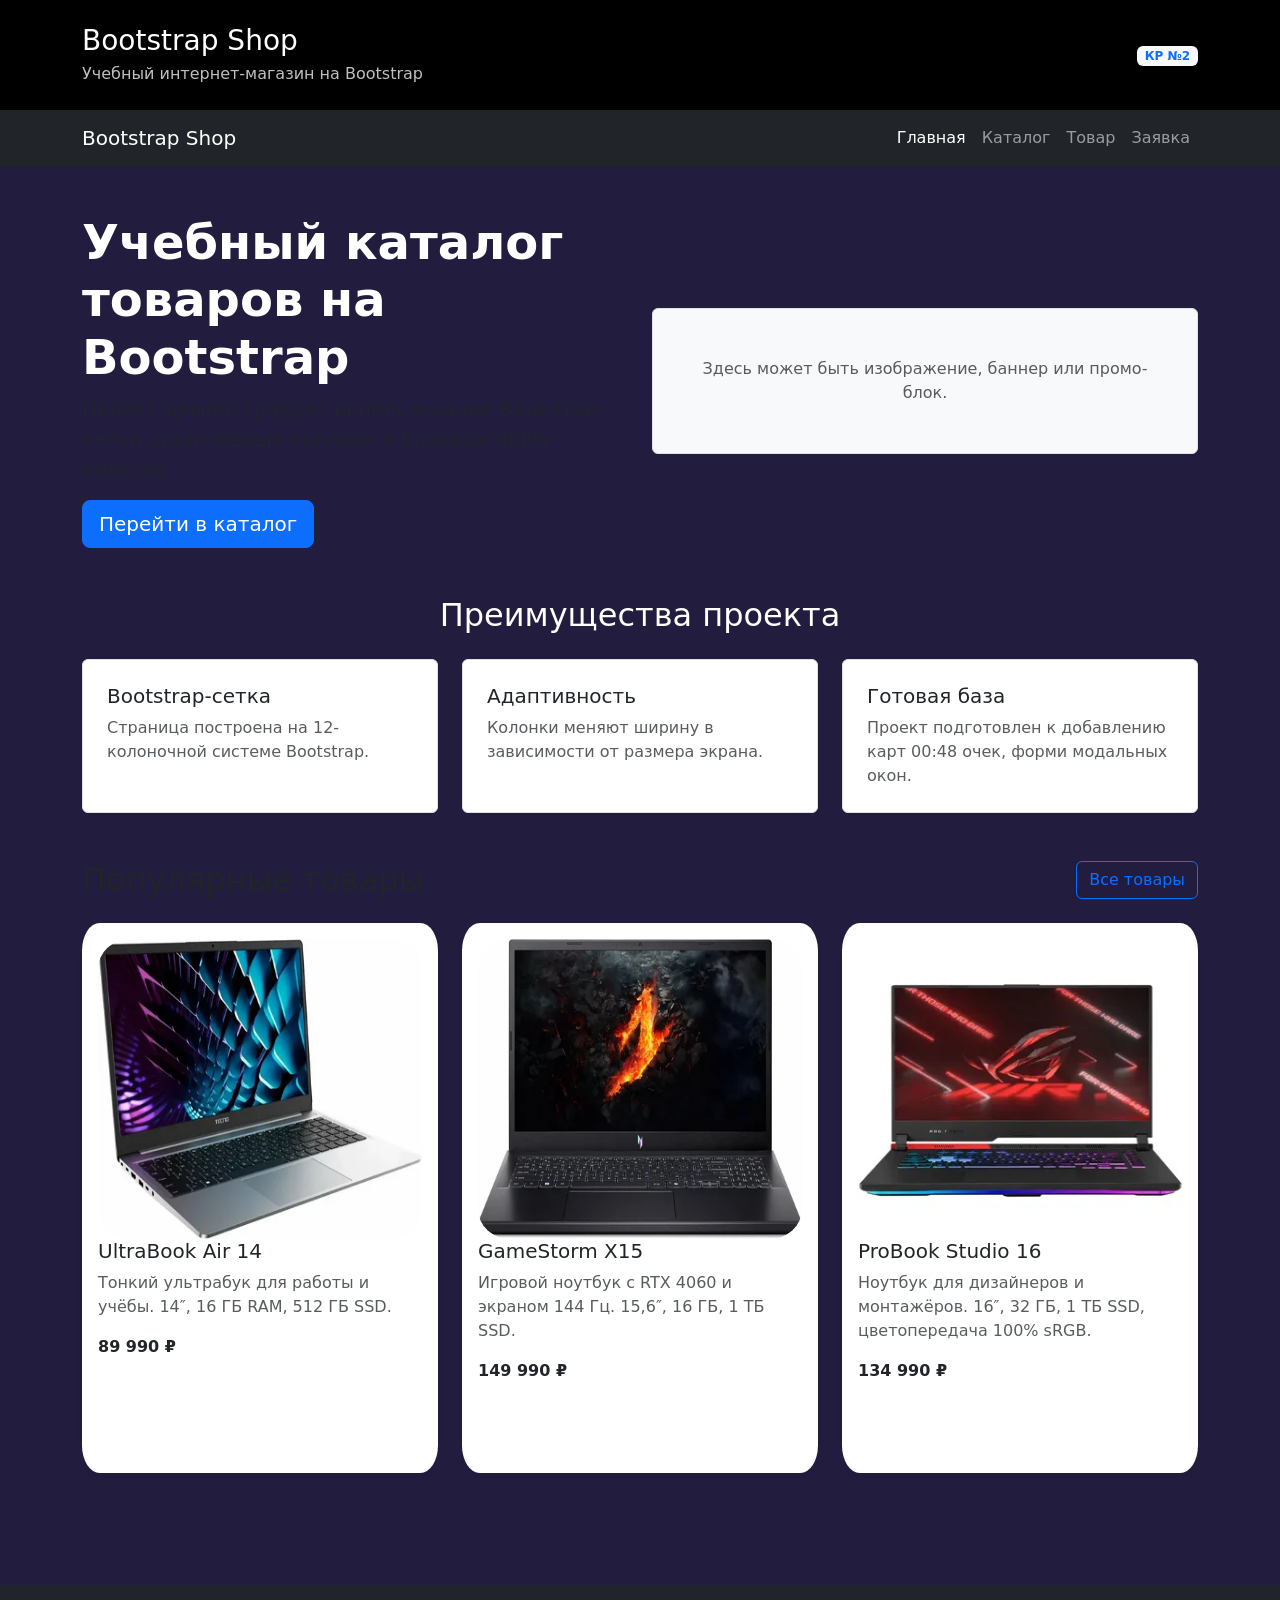
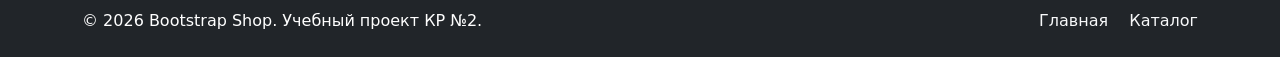
<file: index.html>
<!DOCTYPE html>
<html lang="ru">
<head>
  <meta charset="UTF-8">
  <meta name="viewport" content="width=device-width, initial-scale=1.0">
  <title>Главная – Bootstrap Shop</title>


  <!-- Bootstrap CSS (CDN) -->
  <link
    href="https://cdn.jsdelivr.net/npm/bootstrap@5.3.3/dist/css/bootstrap.min.css"
    rel="stylesheet">


  <!-- Собственные стили (после Bootstrap, чтобы переопределять) -->
  <link rel="stylesheet" href="css/custom.css">
</head>
<body>


  <!-- ================= ШАПКА ================= -->
  <header class="bg-black text-white py-4">
    <div class="container">
      <div class="row align-items-center">
        <div class="col-12 col-md-8">
          <h1 class="h3 mb-1">Bootstrap Shop</h1>
          <p class="mb-0 opacity-75">Учебный интернет-магазин на Bootstrap</p>
        </div>
        <div class="col-12 col-md-4 text-md-end mt-3 mt-md-0">
          <span class="badge bg-light text-primary">КР №2</span>
        </div>
      </div>
    </div>
  </header>


  <!-- ================= НАВИГАЦИЯ ================= -->
  <nav class="navbar navbar-expand-lg navbar-dark bg-dark">
    <div class="container">
      <a class="navbar-brand" href="index.html">Bootstrap Shop</a>
      <button
        class="navbar-toggler"
        type="button"
        data-bs-toggle="collapse"
        data-bs-target="#mainNavbar"
        aria-controls="mainNavbar"
        aria-expanded="false"
        aria-label="Переключить навигацию">
        <span class="navbar-toggler-icon"></span>
      </button>


      <div class="collapse navbar-collapse" id="mainNavbar">
        <ul class="navbar-nav ms-auto">
          <li class="nav-item">
            <a class="nav-link active" aria-current="page" href="index.html">Главная</a>
          </li>
          <li class="nav-item">
            <a class="nav-link" href="catalog.html">Каталог</a>
          </li>
          <li class="nav-item">
            <a class="nav-link" href="product.html">Товар</a>
          </li>
          <li class="nav-item">
            <a class="nav-link" href="order.html">Заявка</a>
          </li>
        </ul>
      </div>
    </div>
  </nav>


  <!-- ================= ОСНОВНОЙ КОНТЕНТ ================= -->
  <main>


    <!-- HERO-БЛОК -->
    <section class="container my-5">
      <div class="row align-items-center g-4">
        <div class="col-12 col-lg-6 text-white">
          <h2 class="display-5 fw-bold">Учебный каталог товаров на Bootstrap</h2>
          <p class="lead text-muted">
            Проект демонстрирует использование Bootstrap-сетки,
            адаптивных колонок и базовых utility-классов.
          </p>
          <a class="btn btn-primary  btn-lg" href="catalog.html">Перейти в каталог</a>
        </div>
        <div class="col-12 col-lg-6">
          <div class="p-5 bg-light border rounded text-center">
            <p class="mb-0 text-muted">
              Здесь может быть изображение, баннер или промо-блок.
            </p>
          </div>
        </div>
      </div>
    </section>


    <!-- БЛОК ПРЕИМУЩЕСТВ -->
    <section class="container my-5">
      <h2 class="text-center text-white mb-4">Преимущества проекта</h2>
      <div class="row g-4">


        <div class="col-12 col-md-4">
          <div class="p-4 border rounded h-100 bg-white">
            <h3 class="h5">Bootstrap-сетка</h3>
            <p class="mb-0 text-muted">
              Страница построена на 12-колоночной системе Bootstrap.
            </p>
          </div>
        </div>


        <div class="col-12 col-md-4">
          <div class="p-4 border rounded h-100 bg-white">
            <h3 class="h5">Адаптивность</h3>
            <p class="mb-0 text-muted">
              Колонки меняют ширину в зависимости от размера экрана.
            </p>
          </div>
        </div>


        <div class="col-12 col-md-4">
          <div class="p-4 border rounded h-100 bg-white">
            <h3 class="h5">Готовая база</h3>
            <p class="mb-0 text-muted">
              Проект подготовлен к добавлению карт
00:48
очек, форми модальных окон.
            </p>
          </div>
        </div>


      </div>
    </section>


    <!-- СЕТКА ПОПУЛЯРНЫХ ТОВАРОВ -->
    <section class="container my-5">
      <div class="d-flex justify-content-between align-items-center mb-4">
        <h2 class="mb-0">Популярные товары</h2>
        <a class="btn btn-outline-primary" href="catalog.html">Все товары</a>
      </div>


      <div class="row g-4">


        <div class="col-12 col-md-6 col-lg-4">
          <div class="card h-100 shadow-sm">
            <div class="card-body">
              <img src= "image/nout1.png" class="photo" alt="UltraBook Air 14">
              <h3 class="h5 card-title">UltraBook Air 14</h3>
              <p class="card-text text-muted">Тонкий ультрабук для работы и учёбы. 14″, 16 ГБ RAM, 512 ГБ SSD.</p>
              <p class="fw-bold mb-0"> 89 990 ₽</p>
            </div>
          </div>
        </div>


        <div class="col-12 col-md-6 col-lg-4">
          <div class="card h-100 shadow-sm">
            <div class="card-body">
              <img src= "image/nout2.png" class="photo" alt="UltraBook Air 14">
              <h3 class="h5 card-title">GameStorm X15</h3>
              <p class="card-text text-muted"> Игровой ноутбук с RTX 4060 и экраном 144 Гц. 15,6″, 16 ГБ, 1 ТБ SSD.</p>
              <p class="fw-bold mb-0">149 990 ₽</p>
            </div>
          </div>
        </div>


        <div class="col-12 col-md-6 col-lg-4">
          <div class="card h-100 shadow-sm">
            <div class="card-body">
              <img src= "image/nout3.png" class="photo" alt="UltraBook Air 14">
              <h3 class="h5 card-title">ProBook Studio 16</h3>
              <p class="card-text text-muted">Ноутбук для дизайнеров и монтажёров. 16″, 32 ГБ, 1 ТБ SSD, цветопередача 100% sRGB.</p>
              <p class="fw-bold mb-0">134 990 ₽</p>
            </div>
          </div>
        </div>


      </div>
    </section>


  </main>


  <!-- ================= ПОДВАЛ ================= -->
  <footer class="bg-dark text-white py-4 mt-5">
    <div class="container">
      <div class="row g-3">
        <div class="col-12 col-md-6">
          <p class="mb-0">&copy; 2026 Bootstrap Shop. Учебный проект КР №2.</p>
        </div>
        <div class="col-12 col-md-6 text-md-end">
          <a class="link-light text-decoration-none me-3" href="index.html">Главная</a>
          <a class="link-light text-decoration-none" href="catalog.html">Каталог</a>
        </div>
      </div>
    </div>
  </footer>


  <!-- Bootstrap JS Bundle (нужен для navbar-toggler и будущих компонентов) -->
  <script
    src="https://cdn.jsdelivr.net/npm/bootstrap@5.3.3/dist/js/bootstrap.bundle.min.js">
  </script>


</body>
</html>
</file>
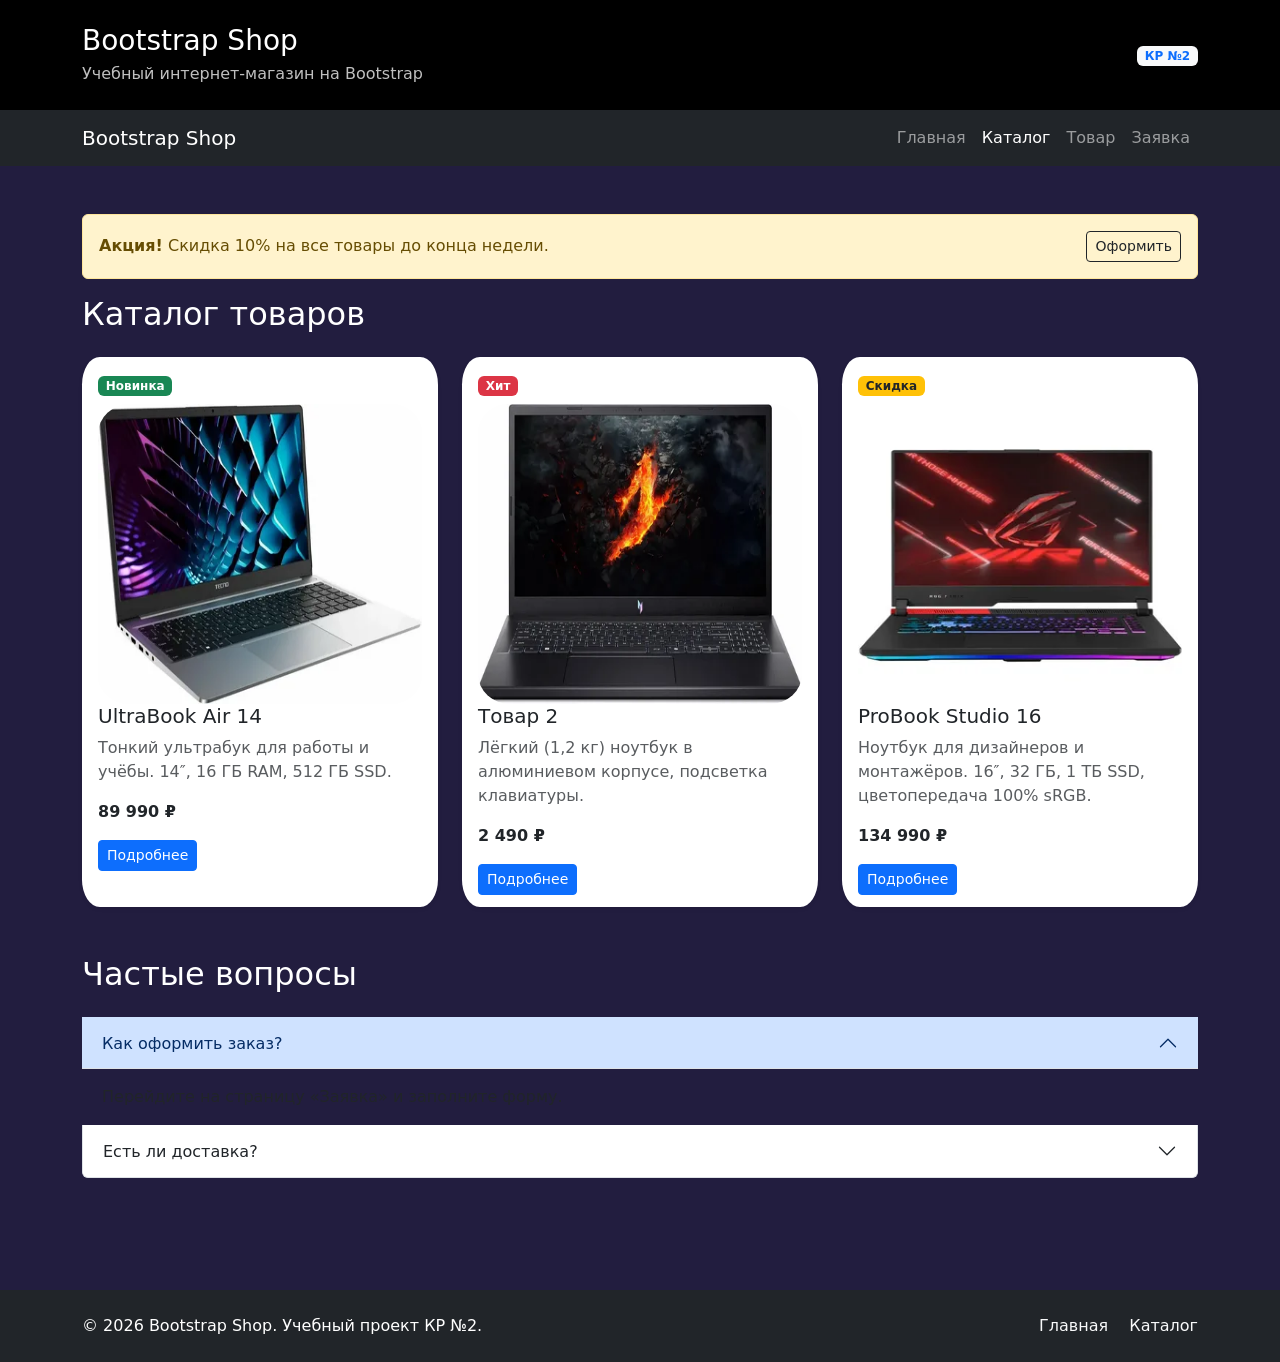
<file: catalog.html>
<!DOCTYPE html>
<html lang="ru">
<head>
  <meta charset="UTF-8">
  <meta name="viewport" content="width=device-width, initial-scale=1.0">
  <title>Каталог – Bootstrap Shop</title>
  <link href="https://cdn.jsdelivr.net/npm/bootstrap@5.3.3/dist/css/bootstrap.min.css" rel="stylesheet">
  <link rel="stylesheet" href="css/custom.css">
</head>
<body>


  <header class="bg-black text-white py-4">
    <div class="container">
      <div class="row align-items-center">
        <div class="col-12 col-md-8">
          <h1 class="h3 mb-1">Bootstrap Shop</h1>
          <p class="mb-0 opacity-75">Учебный интернет-магазин на Bootstrap</p>
        </div>
        <div class="col-12 col-md-4 text-md-end mt-3 mt-md-0">
          <span class="badge bg-light text-primary">КР №2</span>
        </div>
      </div>
    </div>
  </header>


  <nav class="navbar navbar-expand-lg navbar-dark bg-dark">
    <div class="container">
      <a class="navbar-brand" href="index.html">Bootstrap Shop</a>
      <button class="navbar-toggler" type="button" data-bs-toggle="collapse" data-bs-target="#mainNavbar" aria-controls="mainNavbar" aria-expanded="false" aria-label="Переключить навигацию">
        <span class="navbar-toggler-icon"></span>
      </button>
      <div class="collapse navbar-collapse" id="mainNavbar">
        <ul class="navbar-nav ms-auto">
          <li class="nav-item"><a class="nav-link" href="index.html">Главная</a></li>
          <li class="nav-item"><a class="nav-link active" aria-current="page" href="catalog.html">Каталог</a></li>
          <li class="nav-item"><a class="nav-link" href="product.html">Товар</a></li>
          <li class="nav-item"><a class="nav-link" href="order.html">Заявка</a></li>
        </ul>
      </div>
    </div>
  </nav>


  <main class="container my-5">


    <div class="alert alert-warning d-flex justify-content-between align-items-center" role="alert">
      <span><strong>Акция!</strong> Скидка 10% на все товары до конца недели.</span>
      <a href="order.html" class="btn btn-sm btn-outline-dark">Оформить</a>
    </div>


    <h2 class="mb-4 text-white">Каталог товаров</h2>


    <div class="row g-4">


      <div class="col-12 col-md-6 col-lg-4">
        <div class="card h-100 shadow-sm">
          <div class="card-body">
            <span class="badge bg-success mb-2">Новинка</span>
            <img src= "image/nout1.png" class="photo" alt="UltraBook Air 14">
            <h3 class="h5 card-title">UltraBook Air 14</h3>
            <p class="card-text text-muted"> Тонкий ультрабук для работы и учёбы. 14″, 16 ГБ RAM, 512 ГБ SSD.</p>
            <p class="fw-bold mb-3">89 990 ₽</p>
            <a href="product.html" class="btn btn-primary btn-sm">Подробнее</a>
          </div>
        </div>
      </div>


      <div class="col-12 col-md-6 col-lg-4">
        <div class="card h-100 shadow-sm">
          <div class="card-body">
            <span class="badge bg-danger mb-2">Хит</span>
            <img src= "image/nout2.png" class="photo" alt="UltraBook Air 14">
            <h3 class="h5 card-title">Товар 2</h3>
            <p class="card-text text-muted">Лёгкий (1,2 кг) ноутбук в алюминиевом корпусе, подсветка клавиатуры.</p>
            <p class="fw-bold mb-3">2 490 ₽</p>
            <a href="product2.html" class="btn btn-primary btn-sm">Подробнее</a>
          </div>
        </div>
      </div>


      <div class="col-12 col-md-6 col-lg-4">
        <div class="card h-100 shadow-sm">
          <div class="card-body">
            <span class="badge bg-warning text-dark mb-2">Скидка</span>
            <img src= "image/nout3.png" class="photo" alt="UltraBook Air 14">
            <h3 class="h5 card-title">ProBook Studio 16</h3>
            <p class="card-text text-muted">Ноутбук для дизайнеров и монтажёров. 16″, 32 ГБ, 1 ТБ SSD, цветопередача 100% sRGB.</p>
            <p class="fw-bold mb-3">134 990 ₽</p>
            <a href="product3.html" class="btn btn-primary btn-sm">Подробнее</a>
          </div>
        </div>
      </div>


    </div>


    <!-- Дополнительный компонент: accordion (FAQ) -->
    <h2 class="mt-5 mb-4 text-white">Частые вопросы</h2>
    <div class="accordion" id="faqAccordion">
      <div class="accor
00:47


dion-item">
        <h3 class="accordion-header">
          <button class="accordion-button" type="button" data-bs-toggle="collapse" data-bs-target="#faq1" aria-expanded="true" aria-controls="faq1">
            Как оформить заказ?
          </button>
        </h3>
        <div id="faq1" class="accordion-collapse collapse show" data-bs-parent="#faqAccordion">
          <div class="accordion-body">Перейдите на страницу «Заявка» и заполните форму.</div>
        </div>
      </div>
      <div class="accordion-item">
        <h3 class="accordion-header">
          <button class="accordion-button collapsed" type="button" data-bs-toggle="collapse" data-bs-target="#faq2" aria-expanded="false" aria-controls="faq2">
            Есть ли доставка?
          </button>
        </h3>
        <div id="faq2" class="accordion-collapse collapse" data-bs-parent="#faqAccordion">
          <div class="accordion-body">Да, доставка осуществляется по всей России.</div>
        </div>
      </div>
    </div>


  </main>


  <footer class="bg-dark text-white py-4 mt-5">
    <div class="container">
      <div class="row g-3">
        <div class="col-12 col-md-6"><p class="mb-0">&copy; 2026 Bootstrap Shop. Учебный проект КР №2.</p></div>
        <div class="col-12 col-md-6 text-md-end">
          <a class="link-light text-decoration-none me-3" href="index.html">Главная</a>
          <a class="link-light text-decoration-none" href="catalog.html">Каталог</a>
        </div>
      </div>
    </div>
  </footer>


  <script src="https://cdn.jsdelivr.net/npm/bootstrap@5.3.3/dist/js/bootstrap.bundle.min.js">
         
  </script>
</body>
</html>
</file>
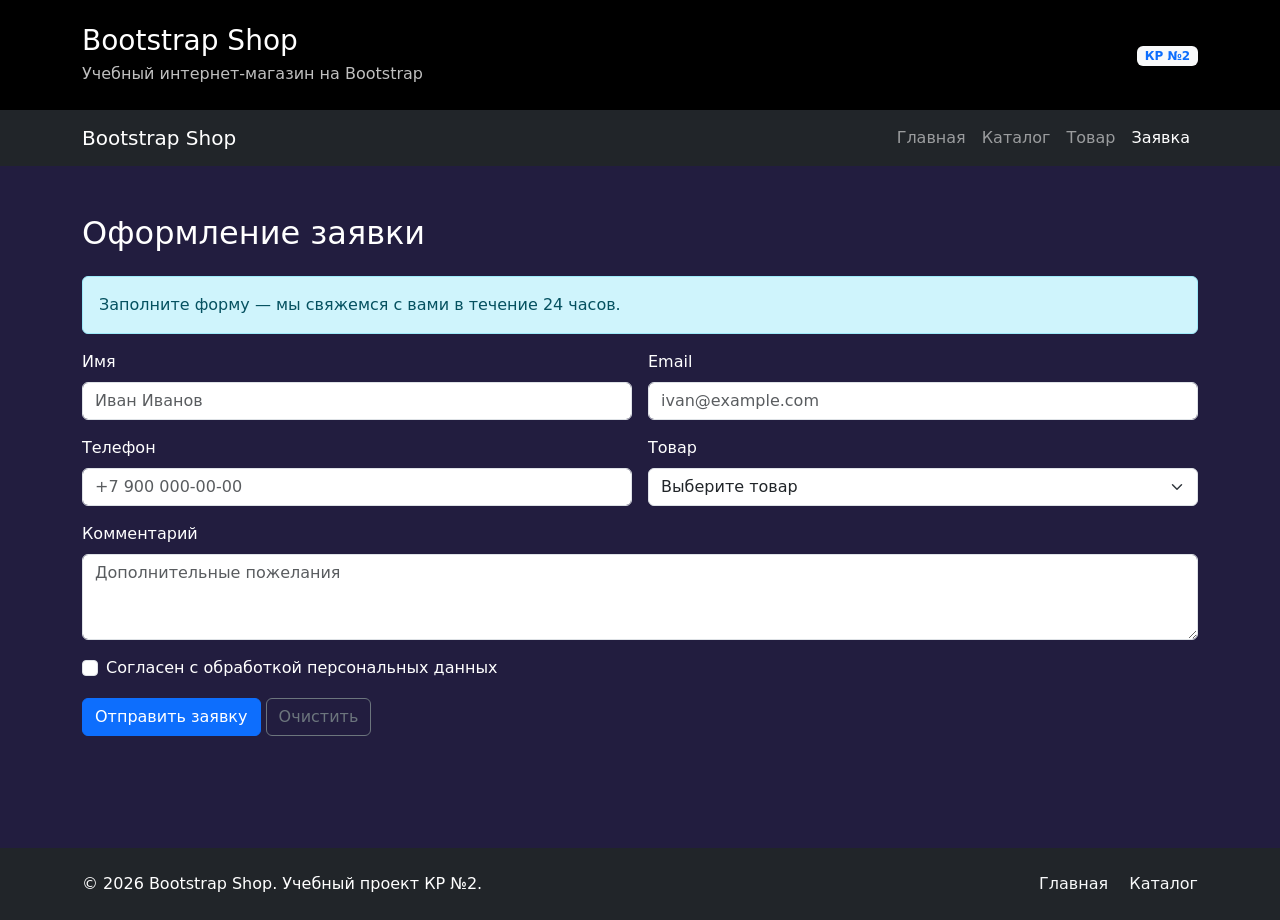
<file: order.html>
<!DOCTYPE html>
<html lang="ru">
<head>
  <meta charset="UTF-8">
  <meta name="viewport" content="width=device-width, initial-scale=1.0">
  <title>Заявка – Bootstrap Shop</title>
  <link href="https://cdn.jsdelivr.net/npm/bootstrap@5.3.3/dist/css/bootstrap.min.css" rel="stylesheet">
  <link rel="stylesheet" href="css/custom.css">
</head>
<body>


  <header class="bg-black text-white py-4">
    <div class="container">
      <div class="row align-items-center">
        <div class="col-12 col-md-8">
          <h1 class="h3 mb-1">Bootstrap Shop</h1>
          <p class="mb-0 opacity-75">Учебный интернет-магазин на Bootstrap</p>
        </div>
        <div class="col-12 col-md-4 text-md-end mt-3 mt-md-0">
          <span class="badge bg-light text-primary">КР №2</span>
        </div>
      </div>
    </div>
  </header>


  <nav class="navbar navbar-expand-lg navbar-dark bg-dark">
    <div class="container">
      <a class="navbar-brand" href="index.html">Bootstrap Shop</a>
      <button class="navbar-toggler" type="button" data-bs-toggle="collapse" data-bs-target="#mainNavbar" aria-controls="mainNavbar" aria-expanded="false" aria-label="Переключить навигацию">
        <span class="navbar-toggler-icon"></span>
      </button>
      <div class="collapse navbar-collapse" id="mainNavbar">
        <ul class="navbar-nav ms-auto">
          <li class="nav-item"><a class="nav-link" href="index.html">Главная</a></li>
          <li class="nav-item"><a class="nav-link" href="catalog.html">Каталог</a></li>
          <li class="nav-item"><a class="nav-link" href="product.html">Товар</a></li>
          <li class="nav-item"><a class="nav-link active" aria-current="page" href="order.html">Заявка</a></li>
        </ul>
      </div>
    </div>
  </nav>


  <main class="container my-5">


    <h2 class="mb-4 text-white">Оформление заявки</h2>


    <div class="alert alert-info" role="alert">
      Заполните форму — мы свяжемся с вами в течение 24 часов.
    </div>


    <form class="row g-3" id="orderForm">


      <div class="col-12 col-md-6">
        <label for="name" class="form-label text-white">Имя</label>
        <input type="text" class="form-control" id="name" placeholder="Иван Иванов" required>
      </div>


      <div class="col-12 col-md-6">
        <label for="email" class="form-label text-white">Email</label>
        <input type="email" class="form-control" id="email" placeholder="ivan@example.com" required>
      </div>


      <div class="col-12 col-md-6">
        <label for="phone" class="form-label text-white">Телефон</label>
        <input type="tel" class="form-control" id="phone" placeholder="+7 900 000-00-00" required>
      </div>


      <div class="col-12 col-md-6">
        <label for="product" class="form-label text-white">Товар</label>
        <select class="form-select" id="product" required>
          <option value="" selected disabled>Выберите товар</option>
          <option>Товар 1 — 1 990 ₽</option>
          <option>Товар 2 — 2 490 ₽</option>
          <option>Товар 3 — 3 290 ₽</option>
        </select>
      </div>


      <div class="col-12">
        <label for="comment" class="form-label text-white">Комментарий</label>
        <textarea class="form-control" id="comment" rows="3" placeholder="Дополнительные пожелания"></textarea>
      </div>


      <div class="col-12">
        <div class="form-check">
          <input class="form-check-input" type="checkbox" id="agree" required>
          <label class="form-check-label text-white" for="agree">Согласен с обработкой персональных данных</label>
        </div>
      </div>


      <div class="col-12">
        <button type="submit" class="btn btn-primary">Отправить заявку</button>
        <button type="reset" class="btn btn-outline-secondary">Очистить</button>
      </div>


    </form>


    <!-- Модальное окно подтверждения -->
    <div class="modal fade" id="successModal" tabindex="-1" aria-labelledby="successModalLabel" aria-hidden="true">
      <div class="modal-dialog">
        <div class="modal-content">
          <div class="modal-header">
            <h5 class="modal-title" id="successModalLabel">Заявка отправлена</h5>
            <button type="button" class="btn-close" data-bs-dismiss="modal" aria-label="Закрыть"></button>
          </div>
          <div class="modal-body">
            Спасибо! Мы свяжемся с вами в ближайшее время.
          </div>
          <div class="modal-footer">
            <button type="button" class="btn btn-primary" data-bs-dismiss="modal">Хорошо</button>
          </div>
        </div>
      </div>
    </div>


  </main>


  <footer class="bg-dark text-white py-4 mt-5">
    <div class="container">
      <div class="row g-3">
        <div class="col-12 col-md-6"><p class="mb-0">&copy; 2026 Bootstrap Shop. Учебный проект КР №2.</p></div>
        <div class="col-12 col-md-6 text-md-end">
          <a class="link-light text-decoration-none me-3" href="index.html">Главная</a>
          <a class="link-light text-decoration-none" href="catalog.html">Каталог</a>
        </div>
      </div>
    </div>
  </footer>


  <script src="https://cdn.jsdelivr.net/npm/bootstrap@5.3.3/dist/js/bootstrap.bundle.min.js"></script>
  <script>
    // Простая демонстрация: при отправке формы показываем модалку
    document.getElementById('orderForm').addEventListener('submit', function (e) {
      e.preventDefault();
      new bootstrap.Modal(document.getElementById('successModal')).show();
    });
  </script>
</body>
</html>
</file>
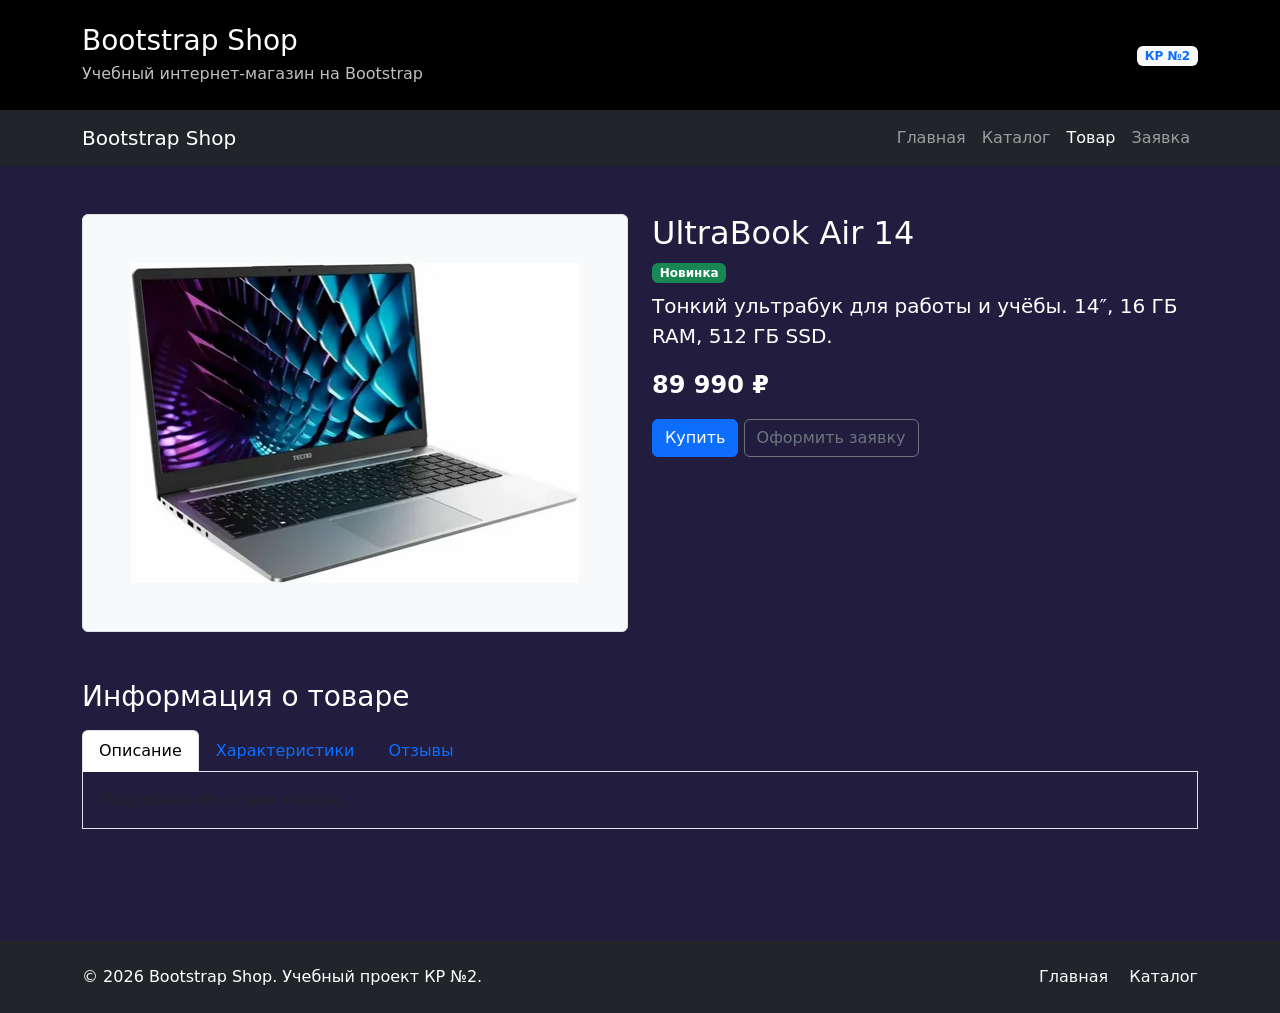
<file: product.html>
<!DOCTYPE html>
<html lang="ru">
<head>
  <meta charset="UTF-8">
  <meta name="viewport" content="width=device-width, initial-scale=1.0">
  <title>Товар – Bootstrap Shop</title>
  <link href="https://cdn.jsdelivr.net/npm/bootstrap@5.3.3/dist/css/bootstrap.min.css" rel="stylesheet">
  <link rel="stylesheet" href="css/custom.css">
</head>
<body>


  <header class="bg-black text-white py-4">
    <div class="container">
      <div class="row align-items-center">
        <div class="col-12 col-md-8">
          <h1 class="h3 mb-1 ">Bootstrap Shop</h1>
          <p class="mb-0 opacity-75">Учебный интернет-магазин на Bootstrap</p>
        </div>
        <div class="col-12 col-md-4 text-md-end mt-3 mt-md-0">
          <span class="badge bg-light text-primary">КР №2</span>
        </div>
      </div>
    </div>
  </header>


  <nav class="navbar navbar-expand-lg navbar-dark bg-dark">
    <div class="container">
      <a class="navbar-brand" href="index.html">Bootstrap Shop</a>
      <button class="navbar-toggler" type="button" data-bs-toggle="collapse" data-bs-target="#mainNavbar" aria-controls="mainNavbar" aria-expanded="false" aria-label="Переключить навигацию">
        <span class="navbar-toggler-icon"></span>
      </button>
      <div class="collapse navbar-collapse" id="mainNavbar">
        <ul class="navbar-nav ms-auto">
          <li class="nav-item"><a class="nav-link" href="index.html">Главная</a></li>
          <li class="nav-item"><a class="nav-link" href="catalog.html">Каталог</a></li>
          <li class="nav-item"><a class="nav-link active" aria-current="page" href="product.html">Товар</a></li>
          <li class="nav-item"><a class="nav-link" href="order.html">Заявка</a></li>
        </ul>
      </div>
    </div>
  </nav>


  <main class="container my-5">


    <div class="row g-4 text-white">
      <div class="col-12 col-md-6">
        <div class="p-5 bg-light border rounded text-center">
          <img src= "image/nout1.png" class="photo_product" alt="UltraBook Air 14">
        </div>
      </div>
      <div class="col-12 col-md-6 text-white">
        <h2>UltraBook Air 14</h2>
        <span class="badge bg-success mb-2">Новинка</span>
            <p class="lead text-white">Тонкий ультрабук для работы и учёбы. 14″, 16 ГБ RAM, 512 ГБ SSD.</p>
        <p class="fs-4 fw-bold">89 990 ₽</p>
        <button class="btn btn-primary" data-bs-toggle="modal" data-bs-target="#buyModal">Купить</button>
        <a href="order.html" class="btn btn-outline-secondary">Оформить заявку</a>
      </div>
    </div>


    <!-- Дополнительный компонент: tabs -->
    <h3 class="mt-5 mb-3 text-white">Информация о товаре</h3>
    <ul class="nav nav-tabs" id="productTabs" role="tablist">
      <li class="nav-item" role="presentation">
        <button class="nav-link active" id="desc-tab" data-bs-toggle="tab" data-bs-target="#desc" type="button" role="tab">Описание</button>
      </li>
      <li class="nav-item" role="presentation">
        <button class="nav-link" id="spec-tab" data-bs-toggle="tab" data-bs-target="#spec" type="button" role="tab">Характеристики</button>
      </li>
      <li class="nav-item" role="presentation">
        <button class="nav-link" id="rev-tab" data-bs-toggle="tab" data-bs-target="#rev" type="button" role="tab">Отзывы</button>
      </li>
    </ul>
    <div class="tab-content border border-top-0 p-3">
      <div class="tab-pane fade show active" id="desc" role="tabpanel">Подробное описание товара.</div>
      <div class="tab-pane fade" id="spec" role="tabpanel">Характеристики: размер, вес, материал.</div>
      <div class="tab-pane fade" id="rev" role="tabpanel">Отзывов пока нет.</div>
    </div>


    <!-- Модальное окно -->
    <div class="modal fade" id="buyModal" tabindex="-1" aria-labelledby="buyModalLabel" aria-hidden="true">
      <div class="modal-dialog">
        <div class="modal-content">
          <div class="modal-header">
            <h5 class="modal-title" id="buyModalLabel">Купить товар</h5>
            <button type="button" class="btn-close" data-bs-dismiss="modal" aria-label="Закрыть"></button>
        </div>
          <div class="modal-body">
            <p>Товар «Товар 1» добавлен в корзину.</p>
          </div>
          <div class="modal-footer">
            <button type="button" class="btn btn-secondary" data-bs-dismiss="modal">Закрыть</button>
            <a href="order.html" class="btn btn-primary">Перейти к заявке</a>
          </div>
        </div>
      </div>
    </div>
</main>

  

     
  <footer class="bg-dark text-white py-4 mt-5">
    <div class="container">
      <div class="row g-3">
        <div class="col-12 col-md-6"><p class="mb-0">&copy; 2026 Bootstrap Shop. Учебный проект КР №2.</p></div>
        <div class="col-12 col-md-6 text-md-end">
          <a class="link-light text-decoration-none me-3" href="index.html">Главная</a>
          <a class="link-light text-decoration-none" href="catalog.html">Каталог</a>
        </div>
      </div>
    </div>
  </footer>


  <script src="https://cdn.jsdelivr.net/npm/bootstrap@5.3.3/dist/js/bootstrap.bundle.min.js"></script>

</body>
</html>
</file>
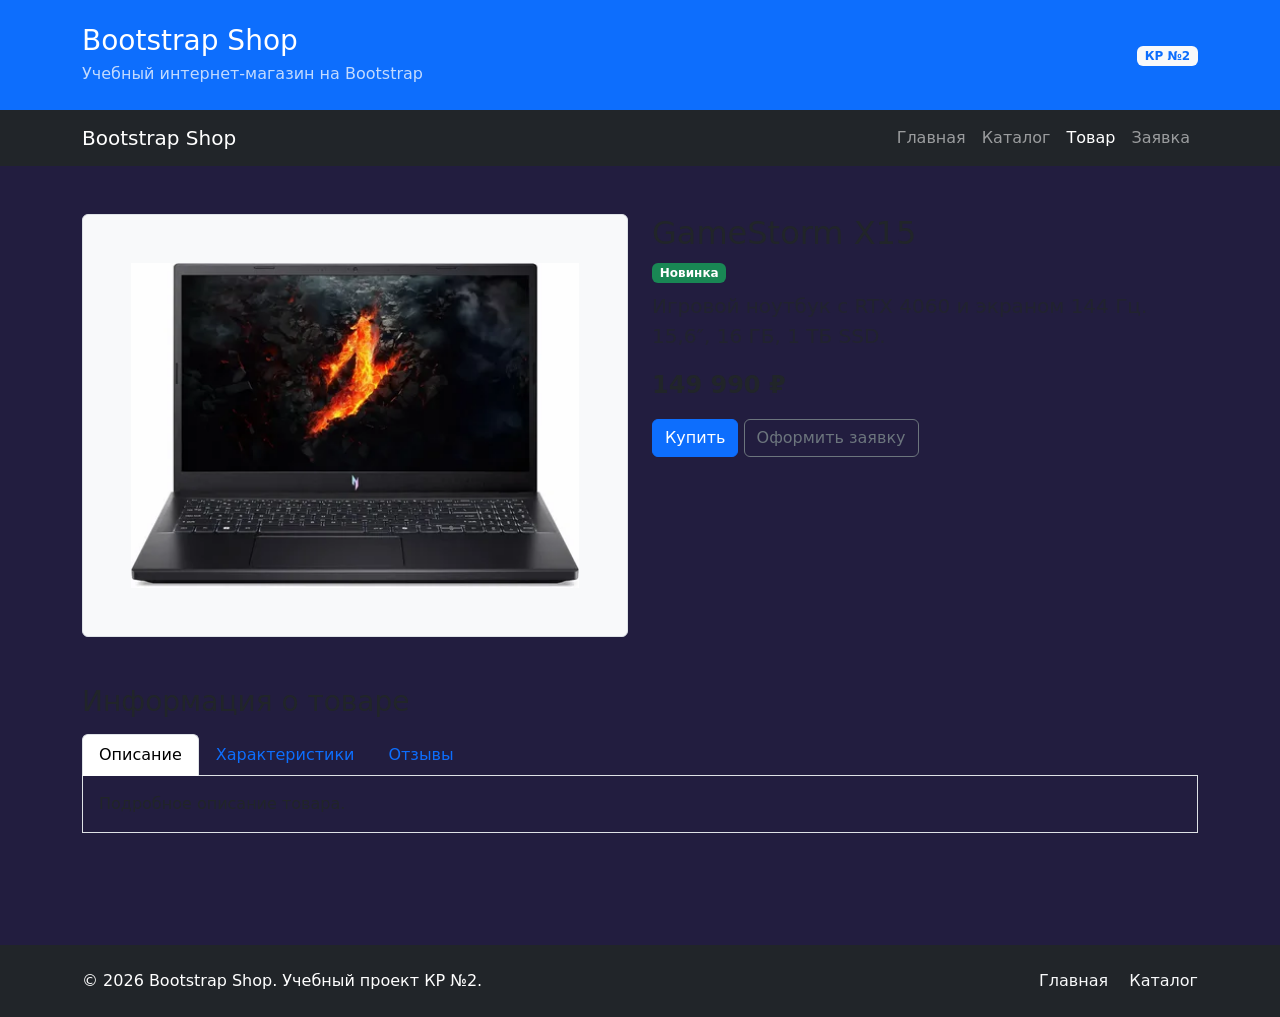
<file: product2.html>
<!DOCTYPE html>
<html lang="ru">
<head>
  <meta charset="UTF-8">
  <meta name="viewport" content="width=device-width, initial-scale=1.0">
  <title>Товар – Bootstrap Shop</title>
  <link href="https://cdn.jsdelivr.net/npm/bootstrap@5.3.3/dist/css/bootstrap.min.css" rel="stylesheet">
  <link rel="stylesheet" href="css/custom.css">
</head>
<body>

  <header class="bg-primary text-white py-4">
    <div class="container">
      <div class="row align-items-center">
        <div class="col-12 col-md-8">
          <h1 class="h3 mb-1">Bootstrap Shop</h1>
          <p class="mb-0 opacity-75">Учебный интернет-магазин на Bootstrap</p>
        </div>
        <div class="col-12 col-md-4 text-md-end mt-3 mt-md-0">
          <span class="badge bg-light text-primary">КР №2</span>
        </div>
      </div>
    </div>
  </header>

  <nav class="navbar navbar-expand-lg navbar-dark bg-dark">
    <div class="container">
      <a class="navbar-brand" href="index.html">Bootstrap Shop</a>
      <button class="navbar-toggler" type="button" data-bs-toggle="collapse" data-bs-target="#mainNavbar" aria-controls="mainNavbar" aria-expanded="false" aria-label="Переключить навигацию">
        <span class="navbar-toggler-icon"></span>
      </button>
      <div class="collapse navbar-collapse" id="mainNavbar">
        <ul class="navbar-nav ms-auto">
          <li class="nav-item"><a class="nav-link" href="index.html">Главная</a></li>
          <li class="nav-item"><a class="nav-link" href="catalog.html">Каталог</a></li>
          <li class="nav-item"><a class="nav-link active" aria-current="page" href="product.html">Товар</a></li>
          <li class="nav-item"><a class="nav-link" href="order.html">Заявка</a></li>
        </ul>
      </div>
    </div>
  </nav>

  <main class="container my-5">

    <div class="row g-4">
      <div class="col-12 col-md-6">
        <div class="p-5 bg-light border rounded text-center">
          <img src= "image/nout2.png" class="photo_product" alt="UltraBook Air 14">
        </div>
      </div>
      <div class="col-12 col-md-6">
        <h2>GameStorm X15</h2>
        <span class="badge bg-success mb-2">Новинка</span>
        <p class="lead text-muted">Игровой ноутбук с RTX 4060 и экраном 144 Гц. 15,6″, 16 ГБ, 1 ТБ SSD.</p>
        <p class="fs-4 fw-bold">149 990 ₽</p>
        <button class="btn btn-primary" data-bs-toggle="modal" data-bs-target="#buyModal">Купить</button>
        <a href="order.html" class="btn btn-outline-secondary">Оформить заявку</a>
      </div>
    </div>

    <!-- Дополнительный компонент: tabs -->
    <h3 class="mt-5 mb-3">Информация о товаре</h3>
    <ul class="nav nav-tabs" id="productTabs" role="tablist">
      <li class="nav-item" role="presentation">
        <button class="nav-link active" id="desc-tab" data-bs-toggle="tab" data-bs-target="#desc" type="button" role="tab">Описание</button>
      </li>
      <li class="nav-item" role="presentation">
        <button class="nav-link" id="spec-tab" data-bs-toggle="tab" data-bs-target="#spec" type="button" role="tab">Характеристики</button>
      </li>
      <li class="nav-item" role="presentation">
        <button class="nav-link" id="rev-tab" data-bs-toggle="tab" data-bs-target="#rev" type="button" role="tab">Отзывы</button>
      </li>
    </ul>
    <div class="tab-content border border-top-0 p-3">
      <div class="tab-pane fade show active" id="desc" role="tabpanel">Подробное описание товара.</div>
      <div class="tab-pane fade" id="spec" role="tabpanel">Характеристики: размер, вес, материал.</div>
      <div class="tab-pane fade" id="rev" role="tabpanel">Отзывов пока нет.</div>
    </div>

    <!-- Модальное окно -->
    <div class="modal fade" id="buyModal" tabindex="-1" aria-labelledby="buyModalLabel" aria-hidden="true">
      <div class="modal-dialog">
        <div class="modal-content">
          <div class="modal-header">
            <h5 class="modal-title" id="buyModalLabel">Купить товар</h5>
            <button type="button" class="btn-close" data-bs-dismiss="modal" aria-label="Закрыть"></button>
          </div>
          <div class="modal-body">
            <p>Товар «Товар 1» добавлен в корзину.</p>
          </div>
          <div class="modal-footer">
            <button type="button" class="btn btn-secondary" data-bs-dismiss="modal">Закрыть</button>
            <a href="order.html" class="btn btn-primary">Перейти к заявке</a>
          </div>
        </div>
      </div>
    </div>

  </main>

  <footer class="bg-dark text-white py-4 mt-5">
    <div class="container">
      <div class="row g-3">
        <div class="col-12 col-md-6"><p class="mb-0">&copy; 2026 Bootstrap Shop. Учебный проект КР №2.</p></div>
        <div class="col-12 col-md-6 text-md-end">
          <a class="link-light text-decoration-none me-3" href="index.html">Главная</a>
          <a class="link-light text-decoration-none" href="catalog.html">Каталог</a>
        </div>
      </div>
    </div>
  </footer>

  <script src="https://cdn.jsdelivr.net/npm/bootstrap@5.3.3/dist/js/bootstrap.bundle.min.js"></script>
</body>
</html>
</file>
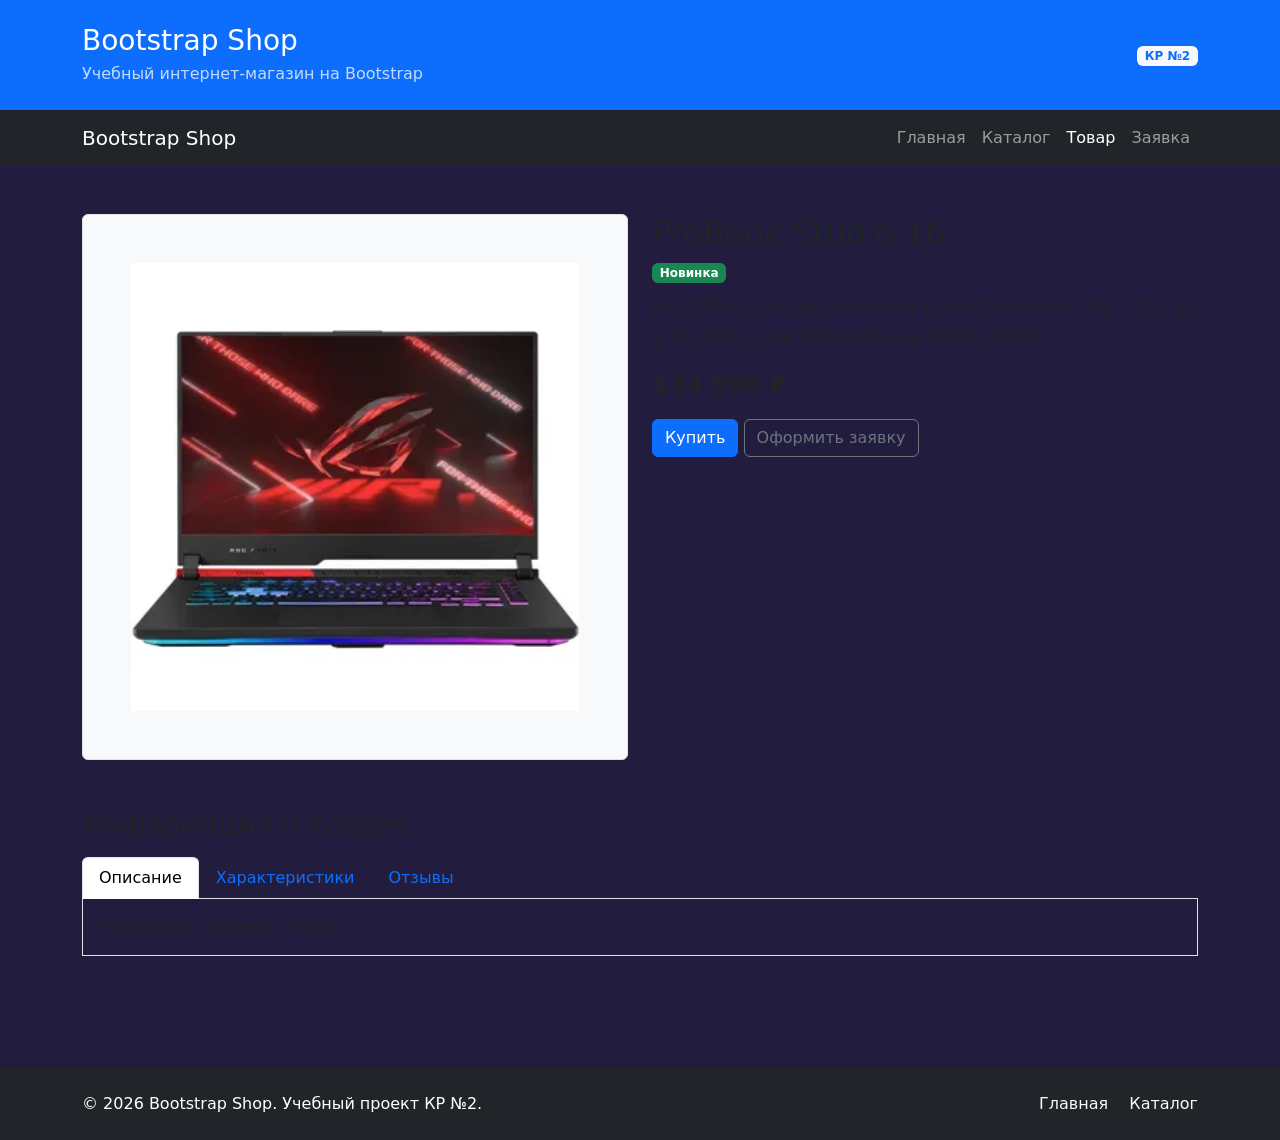
<file: product3.html>
<!DOCTYPE html>
<html lang="ru">
<head>
  <meta charset="UTF-8">
  <meta name="viewport" content="width=device-width, initial-scale=1.0">
  <title>Товар – Bootstrap Shop</title>
  <link href="https://cdn.jsdelivr.net/npm/bootstrap@5.3.3/dist/css/bootstrap.min.css" rel="stylesheet">
  <link rel="stylesheet" href="css/custom.css">
</head>
<body>

  <header class="bg-primary text-white py-4">
    <div class="container">
      <div class="row align-items-center">
        <div class="col-12 col-md-8">
          <h1 class="h3 mb-1">Bootstrap Shop</h1>
          <p class="mb-0 opacity-75">Учебный интернет-магазин на Bootstrap</p>
        </div>
        <div class="col-12 col-md-4 text-md-end mt-3 mt-md-0">
          <span class="badge bg-light text-primary">КР №2</span>
        </div>
      </div>
    </div>
  </header>

  <nav class="navbar navbar-expand-lg navbar-dark bg-dark">
    <div class="container">
      <a class="navbar-brand" href="index.html">Bootstrap Shop</a>
      <button class="navbar-toggler" type="button" data-bs-toggle="collapse" data-bs-target="#mainNavbar" aria-controls="mainNavbar" aria-expanded="false" aria-label="Переключить навигацию">
        <span class="navbar-toggler-icon"></span>
      </button>
      <div class="collapse navbar-collapse" id="mainNavbar">
        <ul class="navbar-nav ms-auto">
          <li class="nav-item"><a class="nav-link" href="index.html">Главная</a></li>
          <li class="nav-item"><a class="nav-link" href="catalog.html">Каталог</a></li>
          <li class="nav-item"><a class="nav-link active" aria-current="page" href="product.html">Товар</a></li>
          <li class="nav-item"><a class="nav-link" href="order.html">Заявка</a></li>
        </ul>
      </div>
    </div>
  </nav>

  <main class="container my-5">

    <div class="row g-4">
      <div class="col-12 col-md-6">
        <div class="p-5 bg-light border rounded text-center">
          <img src= "image/nout3.png" class="photo_product" alt="UltraBook Air 14">
        </div>
      </div>
      <div class="col-12 col-md-6">
        <h2>ProBook Studio 16</h2>
        <span class="badge bg-success mb-2">Новинка</span>
        <p class="lead text-muted">Ноутбук для дизайнеров и монтажёров. 16″, 32 ГБ, 1 ТБ SSD, цветопередача 100% sRGB.</p>
        <p class="fs-4 fw-bold">134 990 ₽</p>
        <button class="btn btn-primary" data-bs-toggle="modal" data-bs-target="#buyModal">Купить</button>
        <a href="order.html" class="btn btn-outline-secondary">Оформить заявку</a>
      </div>
    </div>

    <!-- Дополнительный компонент: tabs -->
    <h3 class="mt-5 mb-3">Информация о товаре</h3>
    <ul class="nav nav-tabs" id="productTabs" role="tablist">
      <li class="nav-item" role="presentation">
        <button class="nav-link active" id="desc-tab" data-bs-toggle="tab" data-bs-target="#desc" type="button" role="tab">Описание</button>
      </li>
      <li class="nav-item" role="presentation">
        <button class="nav-link" id="spec-tab" data-bs-toggle="tab" data-bs-target="#spec" type="button" role="tab">Характеристики</button>
      </li>
      <li class="nav-item" role="presentation">
        <button class="nav-link" id="rev-tab" data-bs-toggle="tab" data-bs-target="#rev" type="button" role="tab">Отзывы</button>
      </li>
    </ul>
    <div class="tab-content border border-top-0 p-3">
      <div class="tab-pane fade show active" id="desc" role="tabpanel">Подробное описание товара.</div>
      <div class="tab-pane fade" id="spec" role="tabpanel">Характеристики: размер, вес, материал.</div>
      <div class="tab-pane fade" id="rev" role="tabpanel">Отзывов пока нет.</div>
    </div>

    <!-- Модальное окно -->
    <div class="modal fade" id="buyModal" tabindex="-1" aria-labelledby="buyModalLabel" aria-hidden="true">
      <div class="modal-dialog">
        <div class="modal-content">
          <div class="modal-header">
            <h5 class="modal-title" id="buyModalLabel">Купить товар</h5>
            <button type="button" class="btn-close" data-bs-dismiss="modal" aria-label="Закрыть"></button>
          </div>
          <div class="modal-body">
            <p>Товар «Товар 3» добавлен в корзину.</p>
          </div>
          <div class="modal-footer">
            <button type="button" class="btn btn-secondary" data-bs-dismiss="modal">Закрыть</button>
            <a href="order.html" class="btn btn-primary">Перейти к заявке</a>
          </div>
        </div>
      </div>
    </div>

  </main>

  <footer class="bg-dark text-white py-4 mt-5">
    <div class="container">
      <div class="row g-3">
        <div class="col-12 col-md-6"><p class="mb-0">&copy; 2026 Bootstrap Shop. Учебный проект КР №2.</p></div>
        <div class="col-12 col-md-6 text-md-end">
          <a class="link-light text-decoration-none me-3" href="index.html">Главная</a>
          <a class="link-light text-decoration-none" href="catalog.html">Каталог</a>
        </div>
      </div>
    </div>
  </footer>

  <script src="https://cdn.jsdelivr.net/npm/bootstrap@5.3.3/dist/js/bootstrap.bundle.min.js"></script>
</body>
</html>
</file>
<file: css/custom.css>
/* Минимальные правки поверх Bootstrap.
   Всё основное уже делает Bootstrap-сетка и utility-классы. */

html {
  height: 100%;
}

body {
  min-height: 100vh;          /* минимум — высота окна */
  display: flex;
  flex-direction: column;     /* header, nav, main, footer — в колонку */
  background-color: #221d3f;
}

main {
  flex: 1 0 auto;             /* main растягивается и выталкивает футер */
  padding-bottom: 1rem;
}

/* Чтобы карточки товаров выглядели аккуратнее */
.card {
  border: none;
  border-radius: 5%
}

.card_catalog{
    height:  600px;
}

/* Небольшой запас снизу для контента над фиксированным футером (если понадобится) */

.photo{
    height: 300px;
    width: 100%;
    border-radius: 10% 
}


.photo_product{
    height: 100%;
    width: 100%;
}

.card-body{
    height: 550px;
}
</file>
